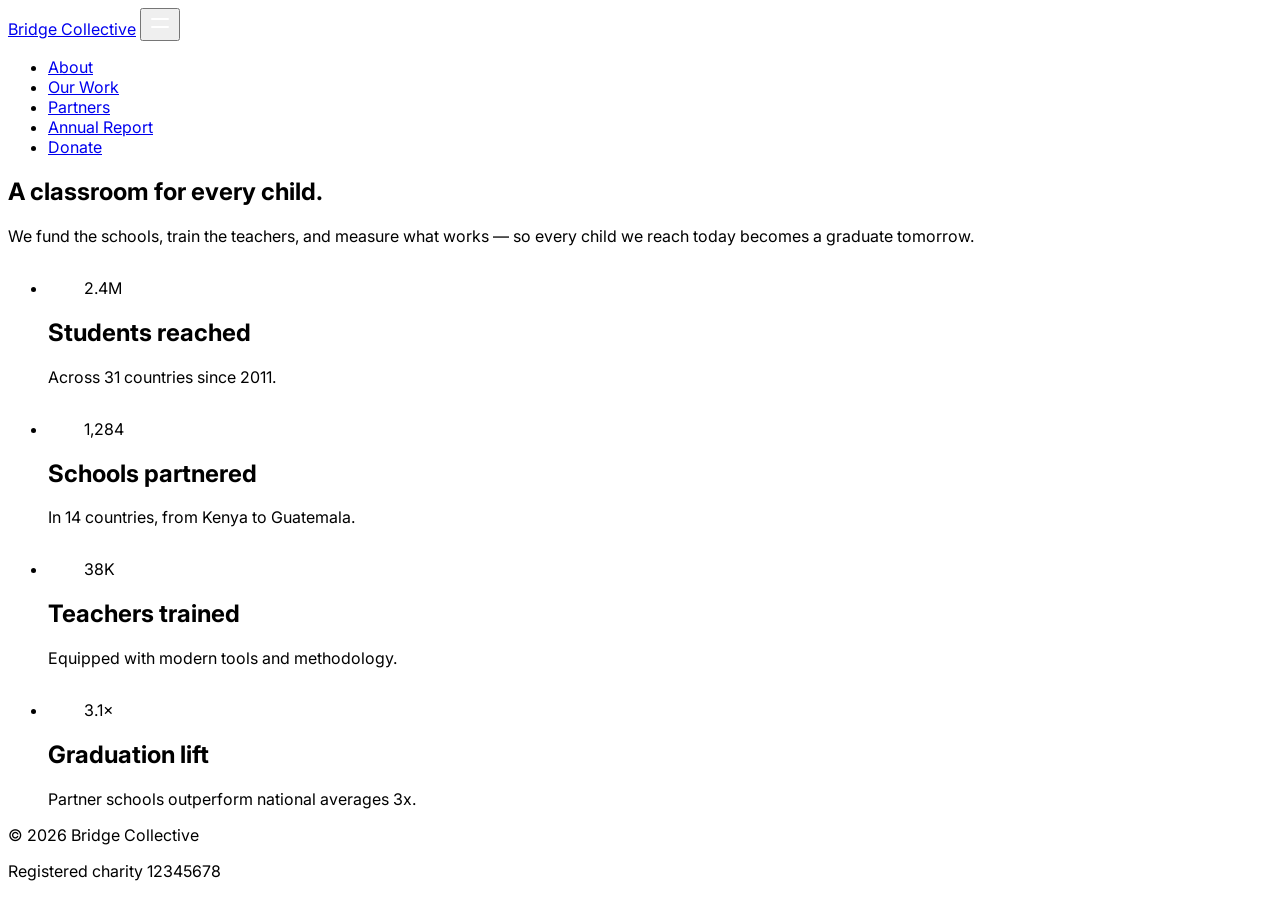
<file: Newbie/grid-landing-page/index.html>
<!DOCTYPE html>
<html lang="en">

<head>
    <meta charset="UTF-8">
    <meta name="viewport" content="width=device-width, initial-scale=1.0">
    <title>Grid Landing Page</title>
    <link rel="preconnect" href="https://fonts.googleapis.com">
    <link rel="preconnect" href="https://fonts.gstatic.com" crossorigin>
    <link href="https://fonts.googleapis.com/css2?family=Inter:ital,opsz,wght@0,14..32,100..900;1,14..32,100..900&display=swap" rel="stylesheet">
    <link rel="stylesheet" href="./styles.css">
</head>

<body>
    <header>
        <a href="#">Bridge Collective</a>
        <button type="button" aria-label="Open menu"><img src="./assets/images/icon-menu.svg" alt=""></button>
        <nav>
            <ul>
                <li><a href="#">About</a></li>
                <li><a href="#">Our Work</a></li>
                <li><a href="#">Partners</a></li>
                <li><a href="#">Annual Report</a></li>
                <li><a href="#">Donate</a></li>
            </ul>
        </nav>
    </header>

    <main>
        <section id="hero">
            <h1>A classroom for every child.</h1>
            <p>We fund the schools, train the teachers, and measure what works — so every child we reach today becomes a graduate tomorrow.</p>
        </section>

        <section id="stats" aria-label="Impact statistics">
            <ul>
                <li>
                    <div>
                        <img src="./assets/images/icon-sparkle.svg" alt="">
                        <span>2.4M</span>
                    </div>

                    <div>
                        <h2>Students reached</h2>
                        <p>Across 31 countries since 2011.</p>
                    </div>
                </li>

                <li>
                    <div>
                        <img src="./assets/images/icon-plus.svg" alt="">
                        <span>1,284</span>
                    </div>

                    <div>
                        <h2>Schools partnered</h2>
                        <p>In 14 countries, from Kenya to Guatemala.</p>
                    </div>
                </li>


                <li>
                    <div>
                        <img src="./assets/images/icon-arrow-right.svg" alt="">
                        <span>38K</span>
                    </div>

                    <div>
                        <h2>Teachers trained</h2>
                        <p>Equipped with modern tools and methodology.</p>
                    </div>
                </li>

                <li>
                    <div>
                        <img src="./assets/images/icon-trending-up.svg" alt="">
                        <span>3.1×</span>
                    </div>

                    <div>
                        <h2>Graduation lift</h2>
                        <p>Partner schools outperform national averages 3x.</p>
                    </div>
                </li>
            </ul>
        </section>
    </main>

    <footer>
        <p>© 2026 Bridge Collective</p>
        <p>Registered charity 12345678</p>
    </footer>

</body>

</html>
</file>
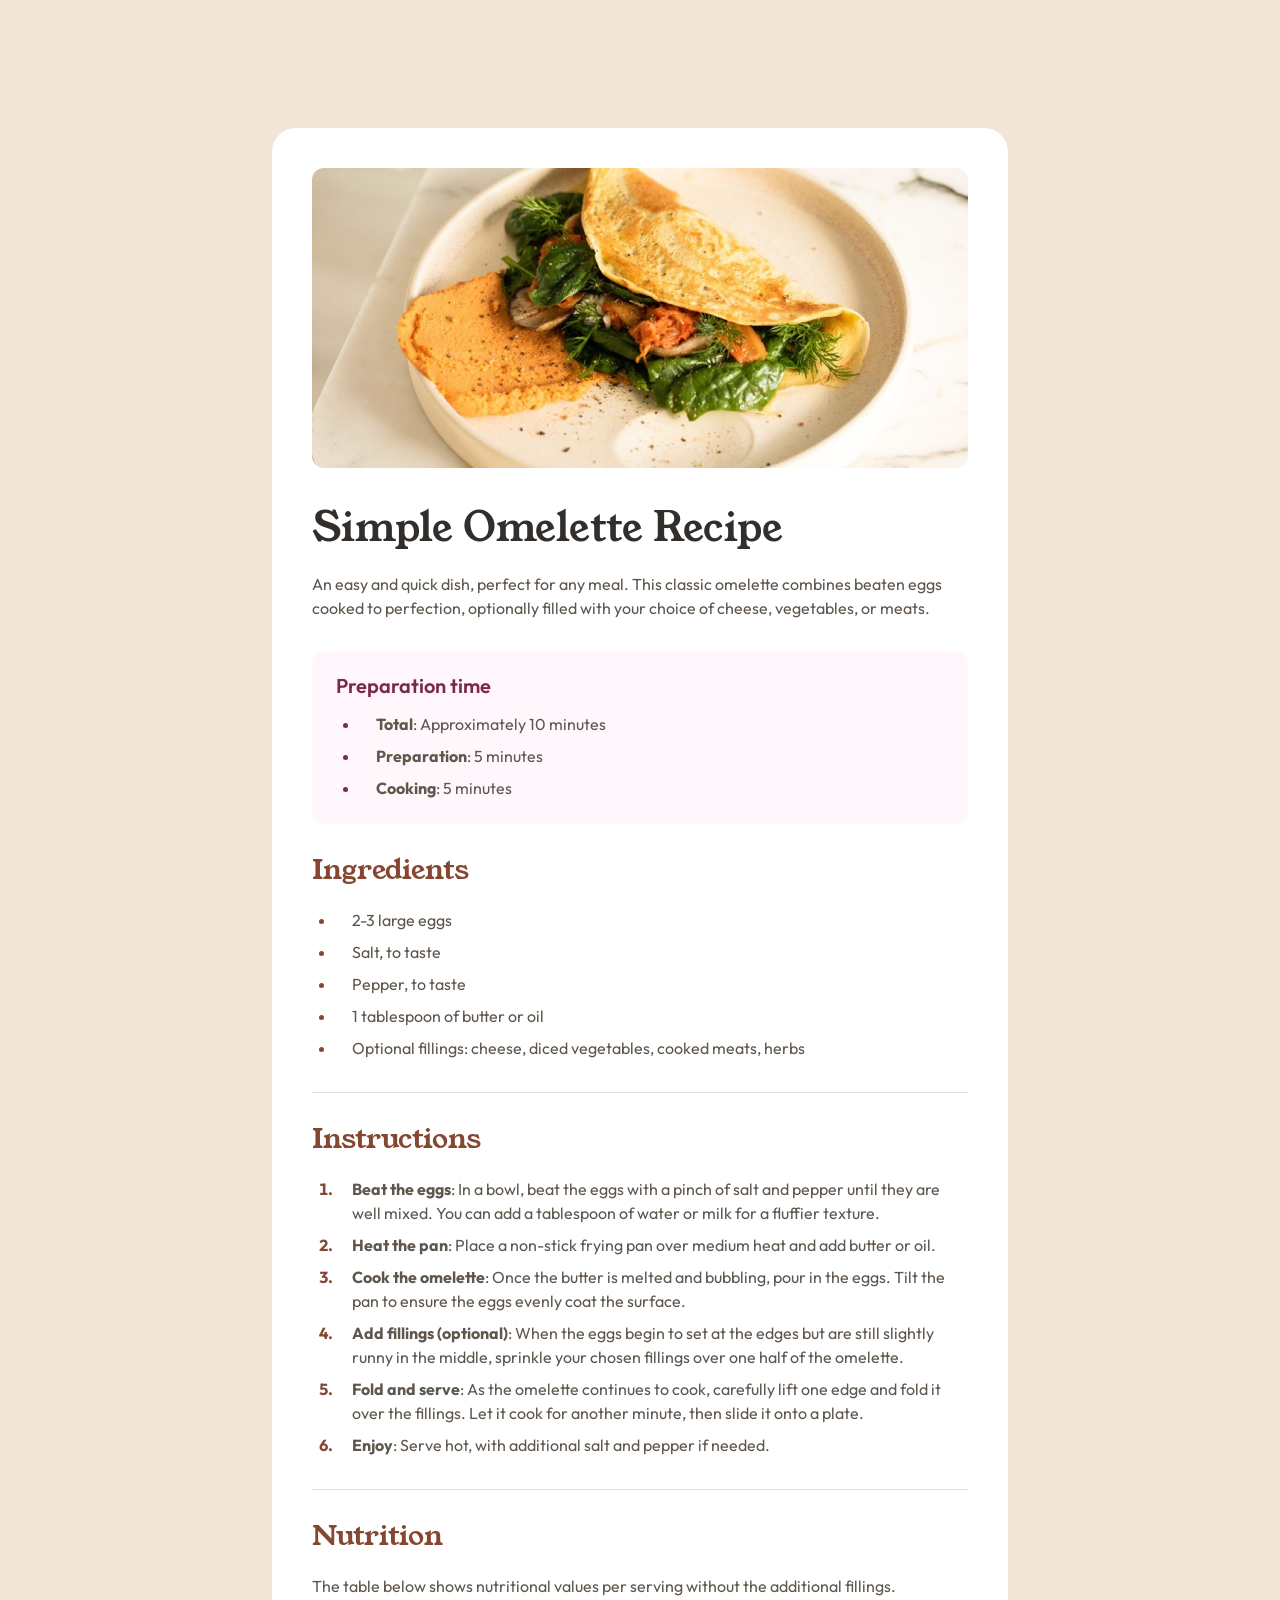
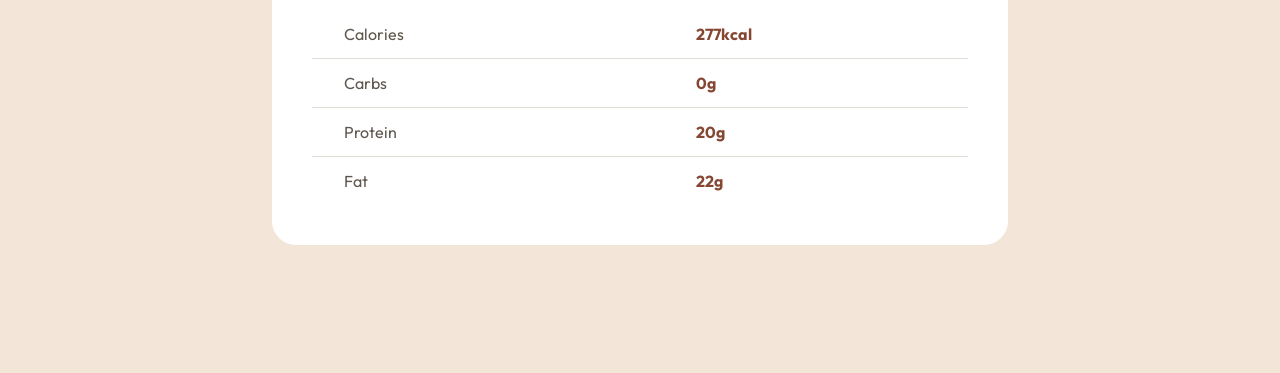
<file: Newbie/recipe-page/index.html>
<!DOCTYPE html>
<html lang="en">

<head>
    <meta charset="UTF-8">
    <meta name="viewport" content="width=device-width, initial-scale=1.0">
    <link rel="preconnect" href="https://fonts.googleapis.com">
    <link rel="preconnect" href="https://fonts.gstatic.com" crossorigin>
    <link href="https://fonts.googleapis.com/css2?family=Outfit:wght@100..900&family=Young+Serif&display=swap" rel="stylesheet">
    <link rel="shortcut icon" href="./assets/images/favicon-32x32.png" type="image/x-icon">
    <link rel="stylesheet" href="./styles.css">
    <title>Simple Omelette Recipe</title>
</head>

<body>
    <main>
        <article id="recipe">
            <img id="recipe-image" src="./assets/images/image-omelette.jpeg" alt="A folded omelette filled with greens and vegetables, served on a plate.">
            <div id="content-container">
                <header>
                    <h1>Simple Omelette Recipe</h1>
                    <p>An easy and quick dish, perfect for any meal. This classic omelette combines beaten eggs cooked to perfection, optionally filled with your choice of cheese, vegetables, or meats.</p>
                </header>

                <aside id="preparation-time">
                    <h2>Preparation time</h2>
                    <ul>
                        <li><strong>Total</strong>: Approximately 10 minutes</li>
                        <li><strong>Preparation</strong>: 5 minutes</li>
                        <li><strong>Cooking</strong>: 5 minutes</li>
                    </ul>
                </aside>

                <section id="ingredients">
                    <h2>Ingredients</h2>
                    <ul>
                        <li>2-3 large eggs</li>
                        <li>Salt, to taste</li>
                        <li>Pepper, to taste</li>
                        <li>1 tablespoon of butter or oil</li>
                        <li>Optional fillings: cheese, diced vegetables, cooked meats, herbs</li>
                    </ul>
                </section>

                <hr>

                <section id="instructions">
                    <h2>Instructions</h2>
                    <ol>
                        <li><strong>Beat the eggs</strong>: In a bowl, beat the eggs with a pinch of salt and pepper until they are well mixed. You can add a tablespoon of water or milk for a fluffier texture.</li>
                        <li><strong>Heat the pan</strong>: Place a non-stick frying pan over medium heat and add butter or oil.</li>
                        <li><strong>Cook the omelette</strong>: Once the butter is melted and bubbling, pour in the eggs. Tilt the pan to ensure the eggs evenly coat the surface.</li>
                        <li><strong>Add fillings (optional)</strong>: When the eggs begin to set at the edges but are still slightly runny in the middle, sprinkle your chosen fillings over one half of the omelette.</li>
                        <li><strong>Fold and serve</strong>: As the omelette continues to cook, carefully lift one edge and fold it over the fillings. Let it cook for another minute, then slide it onto a plate.</li>
                        <li><strong>Enjoy</strong>: Serve hot, with additional salt and pepper if needed.</li>
                    </ol>
                </section>

                <hr>

                <section id="nutrition">
                    <h2>Nutrition</h2>
                    <p>The table below shows nutritional values per serving without the additional fillings.</p>
                    <table>
                        <tr>
                            <th scope="row">Calories</th>
                            <td>277kcal</td>
                        </tr>
                        <tr>
                            <th scope="row">Carbs</th>
                            <td>0g</td>
                        </tr>
                        <tr>
                            <th scope="row">Protein</th>
                            <td>20g</td>
                        </tr>
                        <tr>
                            <th scope="row">Fat</th>
                            <td>22g</td>
                        </tr>
                    </table>
                </section>
            </div>
        </article>
    </main>
</body>

</html>
</file>
<file: Newbie/grid-landing-page/styles.css>
body {
  font-family: "Inter", sans-serif;
}
</file>
<file: Newbie/recipe-page/styles.css>
:root {
  --color-white: #ffffff;
  --color-rose-50: #fff7fb;
  --color-rose-800: #7a284e;
  --color-stone-100: #f3e5d7;
  --color-stone-150: #e3ddd7;
  --color-stone-600: #5f564d;
  --color-stone-900: #312e2c;
  --color-brown-800: #854632;

  --font-family-young-serif: "Young Serif", serif;
  --font-family-outfit: "Outfit", sans-serif;

  --text-size-preset-1: 2.5rem;
  --text-size-preset-2: 1.75rem;
  --text-size-preset-3: 1.25rem;
  --text-size-preset-4: 1rem;

  --line-height-100: 1;
  --line-height-150: 1.5;

  --font-weight-regular: 400;
  --font-weight-semibold: 600;
  --font-weight-bold: 700;

  --spacing-1600: 8rem;
  --spacing-500: 2.5rem;
  --spacing-400: 2rem;
  --spacing-300: 1.5rem;
  --spacing-200: 1rem;
  --spacing-150: 0.75rem;
  --spacing-100: 0.5rem;
}

* {
  margin: 0;
  padding: 0;
  box-sizing: border-box;
}

body {
  font-family: var(--font-family-outfit);
  font-size: var(--text-size-preset-4);
  line-height: var(--line-height-150);
  font-weight: var(--font-weight-regular);

  background-color: var(--color-stone-100);
  color: var(--color-stone-600);
  padding-block: var(--spacing-1600);
}

ol,
ul {
  padding-inline-start: var(--spacing-300);
}

h1,
h2 {
  font-family: var(--font-family-young-serif);
  font-size: var(--text-size-preset-2);
  line-height: var(--line-height-100);
  font-weight: var(--font-weight-regular);
  color: var(--color-brown-800);
}

h1 {
  font-size: var(--text-size-preset-1);
  color: var(--color-stone-900);
  margin-block-end: var(--spacing-300);
}

main {
  width: 100%;
  max-width: 736px;
  margin-inline: auto;
  background-color: var(--color-white);
  padding: var(--spacing-500);
  border-radius: 24px;
}

#recipe-image {
  width: 100%;
  height: auto;
  display: block;
  border-radius: 12px;
  margin-block-end: var(--spacing-500);
}

header > p {
  margin-block-end: var(--spacing-400);
}

hr {
  border: 0;
  border-block-start: 1px solid var(--color-stone-150);
  margin-block: var(--spacing-400);
}

#preparation-time,
#ingredients,
#instructions {
  & li + li {
    margin-block-start: var(--spacing-100);
  }

  & li {
    padding-inline-start: var(--spacing-200);
  }
}

#ingredients,
#instructions {
  & > h2 {
    margin-block-end: var(--spacing-300);
  }

  & li::marker {
    color: var(--color-brown-800);
  }
}

#preparation-time {
  background-color: var(--color-rose-50);
  border-radius: 12px;
  padding: var(--spacing-300);
  margin-block-end: var(--spacing-400);

  & > h2 {
    margin-block-end: var(--spacing-200);
    font-family: var(--font-family-outfit);
    font-size: var(--text-size-preset-3);
    font-weight: var(--font-weight-semibold);
    color: var(--color-rose-800);
  }

  & li::marker {
    color: var(--color-rose-800);
  }
}

#instructions {
  & li::marker {
    font-weight: var(--font-weight-bold);
  }
}

#nutrition {
  & > p {
    margin-block: var(--spacing-300);
  }

  & > table {
    border-collapse: collapse;
    width: 100%;
  }

  & td {
    font-weight: var(--font-weight-bold);
    color: var(--color-brown-800);
    padding-inline-start: var(--spacing-200);
  }

  & th {
    text-align: left;
    font-weight: var(--font-weight-regular);
    padding-inline-start: var(--spacing-400);
  }

  & th,
  & td {
    padding-block: var(--spacing-150);
  }

  & tr:first-child {
    & th,
    & td {
      padding-block-start: 0;
    }
  }

  & tr:not(:last-child) {
    border-block-end: 1px solid var(--color-stone-150);
  }
}

@media (max-width: 59.37rem) {
  body {
    margin-inline: 4.75rem;
  }
}

@media (max-width: 37.5rem) {
  body {
    margin-inline: 0;
    padding-block: 0;
  }

  #recipe-image {
    border-radius: 0;
    margin-block-end: 0;
  }

  main {
    padding: 0;
    border-radius: 0;
  }

  #content-container {
    padding: var(--spacing-400);

    & h1 {
      font-size: 2.25rem;
    }
  }
}
</file>
